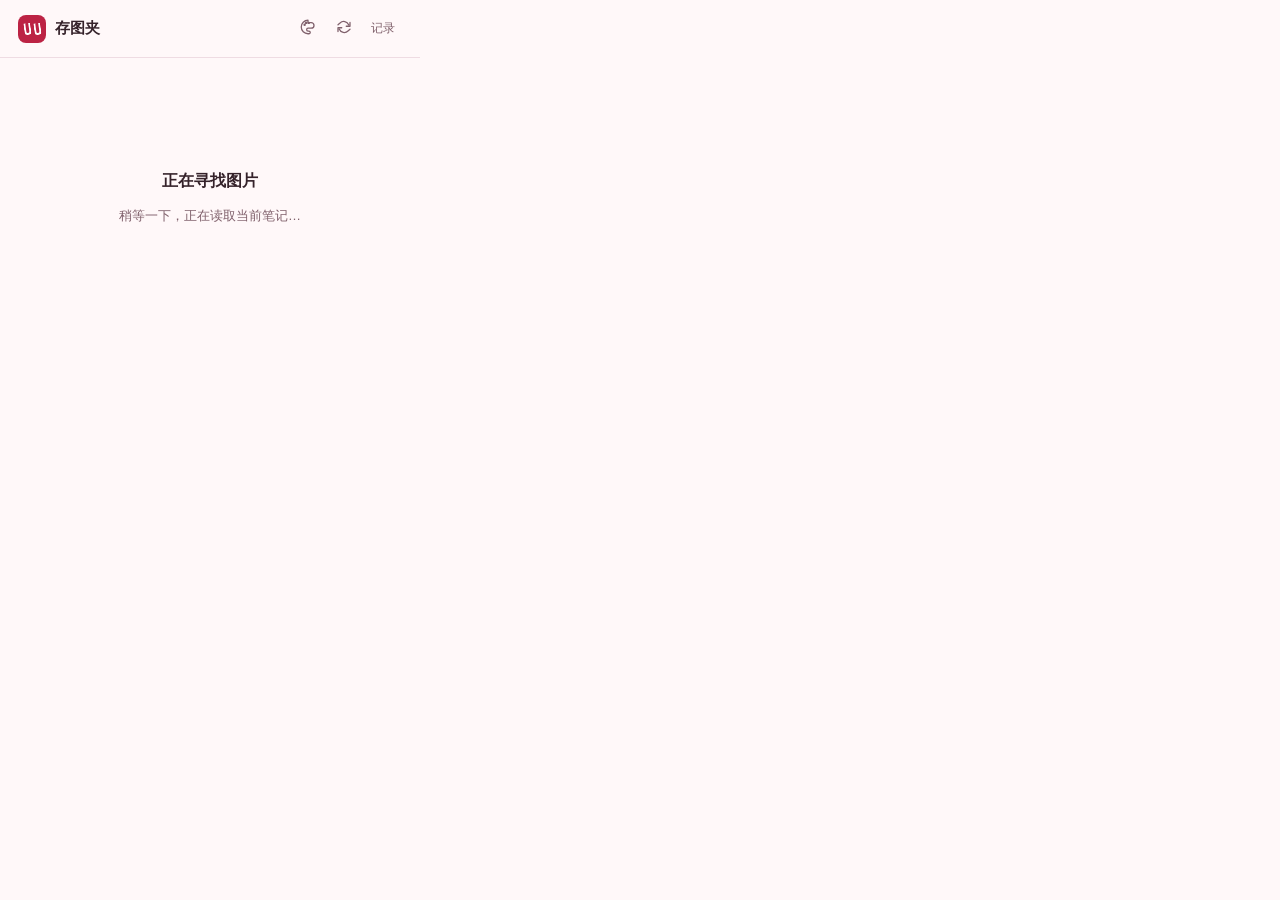
<file: popup.html>
<!doctype html>
<html lang="zh-CN" data-theme="coral">
  <head>
    <meta charset="UTF-8" />
    <meta name="viewport" content="width=device-width, initial-scale=1.0" />
    <title>存图夹</title>
    <link rel="stylesheet" href="popup.css" />
  </head>
  <body>
    <main class="shell">
      <header class="topbar">
        <div class="brand-mark" aria-hidden="true">
          <span></span><span></span>
        </div>
        <div>
          <h1>存图夹</h1>
        </div>
        <div class="topbar-actions">
          <button id="appearanceButton" class="icon-button" type="button" aria-label="选择外观" aria-haspopup="dialog">
            <svg viewBox="0 0 24 24" aria-hidden="true"><path d="M12 3a9 9 0 1 0 0 18h1.2a1.8 1.8 0 0 0 0-3.6h-1.1a1.9 1.9 0 0 1 0-3.8h4.2a3.7 3.7 0 0 0 0-7.4H12Z"/><circle cx="7.5" cy="9" r=".8"/><circle cx="9.5" cy="6.5" r=".8"/><circle cx="13" cy="6.5" r=".8"/></svg>
          </button>
          <button id="refreshButton" class="icon-button" type="button" aria-label="重新读取">
            <svg viewBox="0 0 24 24" aria-hidden="true"><path d="M20 6v5h-5M4 18v-5h5M18.2 9A7 7 0 0 0 6.7 6.7L4 9m16 6-2.7 2.3A7 7 0 0 1 5.8 15"/></svg>
          </button>
          <button id="historyButton" class="quiet-button" type="button">记录</button>
        </div>
      </header>
      <section id="historyPane" class="history-pane hidden"><div class="pane-heading"><h2>保存记录</h2><button id="clearHistoryButton" class="quiet-button">清除</button></div><p class="muted">最近 100 次成功保存，仅保存在此设备</p><div id="historyList" class="history-list"></div></section>
      <div class="content" id="contentPane">
      <section id="loadingState" class="state-card loading-state" aria-live="polite">
        <div class="loader"><i></i><i></i><i></i></div>
        <h2>正在寻找图片</h2>
        <p>稍等一下，正在读取当前笔记…</p>
      </section>

      <section id="emptyState" class="state-card hidden" aria-live="polite">
        <div class="state-illustration">⌁</div>
        <h2 id="emptyTitle">这里还没有图片</h2>
        <p id="emptyMessage">请打开一篇小红书笔记或 X 帖子，再点一次扩展。</p>
        <button id="retryButton" class="secondary-button" type="button">重新读取</button>
      </section>

      <section id="galleryState" class="gallery hidden">
        <div class="note-info">
          <p id="noteTitle" class="note-title">当前笔记</p>
          <p id="duplicateHint" class="duplicate-hint hidden"></p>
          <div class="selection-row">
            <span id="imageCount">找到 0 张图片</span>
            <button id="toggleAllButton" type="button">取消全选</button>
          </div>
        </div>
        <div id="imageGrid" class="image-grid"></div>
      </section>

      </div>
      <footer id="actionBar" class="action-bar hidden">
        <button id="changeTargetButton" class="target-summary"><span id="targetSummary">照片 · 图库</span><span>更改 ›</span></button>
        <p id="resultMessage" class="result-message hidden" role="status" aria-live="polite"></p>
        <button id="detailsButton" class="quiet-button hidden">查看详情</button>
        <progress id="taskProgress" class="hidden" max="100" value="0"></progress>
        <button id="retryFailedButton" class="target-button hidden" type="button">重试失败项</button>
        <button id="stopButton" class="target-button hidden" type="button">停止任务</button>
        <button id="saveButton" class="save-button" type="button">
          <span id="saveButtonLabel">导入照片</span>
          <svg viewBox="0 0 24 24" aria-hidden="true"><path d="M12 3v12m0 0 5-5m-5 5-5-5M5 19h14"/></svg>
        </button>
      </footer>

      <dialog id="targetDialog" class="target-dialog" aria-label="保存位置"><div class="pane-heading"><h2>保存到哪里</h2><button id="closeTargetButton" class="quiet-button" aria-label="关闭保存位置">✕</button></div>
        <div class="destination-settings">
          <div class="destination-tabs"><button id="photosTargetButton" type="button">macOS 照片</button><button id="folderTargetButton" type="button">本地文件夹</button></div><label class="hidden" for="destinationSelect">保存到</label>
          <select id="destinationSelect" class="hidden">
            <option value="photos">macOS“照片”</option>
            <option value="folder">本地文件夹</option>
          </select>
          <div id="albumSettings" class="target-settings">
            <label for="albumSelect">目标相簿</label>
            <select id="albumSelect"><option value="">图库（不指定相簿）</option></select>
            <button id="loadAlbumsButton" class="target-button" type="button">读取相簿</button>
          </div>
          <div id="folderSettings" class="target-settings hidden">
            <button id="chooseFolderButton" class="target-button" type="button">选择文件夹…</button>
            <span id="folderPath" class="folder-path">尚未选择文件夹</span>
          </div>
          <p id="destinationHint" class="destination-hint">原图、GIF、实况 · 可同步 iCloud</p>
        </div>
<button id="confirmTargetButton" class="save-button">使用这个位置</button></dialog>
      <dialog id="themeDialog" class="theme-dialog" aria-labelledby="themeTitle">
        <div class="pane-heading"><h2 id="themeTitle">选择外观</h2></div>
        <p class="theme-lead">切换只改变颜色、字体和材质，不会重置已选图片、保存位置或正在进行的任务。</p>
        <div class="theme-options" role="radiogroup" aria-label="外观主题">
          <button id="themeCoralButton" class="theme-option" data-theme-choice="coral" type="button" role="radio" aria-checked="true">
            <span class="theme-preview" aria-hidden="true"><i></i><i></i><i></i></span>
            <span class="theme-choice-copy"><span class="theme-choice-name">珊瑚随收 <em>默认</em></span><small>暖白底 · 珊瑚红 · 胶囊按钮</small></span>
            <span class="theme-choice-check" aria-hidden="true">✓</span>
          </button>
          <button id="themeNativeButton" class="theme-option" data-theme-choice="native" type="button" role="radio" aria-checked="false">
            <span class="theme-preview" aria-hidden="true"><i></i><i></i><i></i></span>
            <span class="theme-choice-copy"><span class="theme-choice-name">原生轻巧</span><small>浅灰蓝 · 紧凑圆角 · 系统感</small></span>
            <span class="theme-choice-check" aria-hidden="true">✓</span>
          </button>
          <button id="themeDarkroomButton" class="theme-option" data-theme-choice="darkroom" type="button" role="radio" aria-checked="false">
            <span class="theme-preview" aria-hidden="true"><i></i><i></i><i></i></span>
            <span class="theme-choice-copy"><span class="theme-choice-name">暗房精选</span><small>深色背景 · 冷蓝高光 · 方形边角</small></span>
            <span class="theme-choice-check" aria-hidden="true">✓</span>
          </button>
          <button id="themeForestButton" class="theme-option" data-theme-choice="forest" type="button" role="radio" aria-checked="false">
            <span class="theme-preview" aria-hidden="true"><i></i><i></i><i></i></span>
            <span class="theme-choice-copy"><span class="theme-choice-name">林间藏品</span><small>深绿顶栏 · 米白内容 · 衬线标题</small></span>
            <span class="theme-choice-check" aria-hidden="true">✓</span>
          </button>
          <button id="themeStickerButton" class="theme-option" data-theme-choice="sticker" type="button" role="radio" aria-checked="false">
            <span class="theme-preview" aria-hidden="true"><i></i><i></i><i></i></span>
            <span class="theme-choice-copy"><span class="theme-choice-name">轻快贴纸</span><small>黄色顶栏 · 粗黑边 · 硬阴影</small></span>
            <span class="theme-choice-check" aria-hidden="true">✓</span>
          </button>
        </div>
        <button id="closeThemeButton" class="save-button" type="button">完成</button>
      </dialog>
      <dialog id="previewDialog" class="preview-dialog" aria-label="图片静态预览"><div class="pane-heading"><button id="closePreviewButton" class="quiet-button">返回</button><span id="previewLabel"></span></div><img id="previewImage" alt="图片静态预览"><div class="preview-actions"><button id="previousImageButton">上一张</button><button id="previewSelectButton">选择本张</button><button id="nextImageButton">下一张</button></div><p class="muted">查看静态预览</p></dialog>
      <dialog id="detailsDialog" aria-labelledby="detailTitle"><div class="pane-heading"><h2 id="detailTitle">保存详情</h2><button id="closeDetailsButton" class="quiet-button">关闭</button></div><p id="detailText"></p><a id="sourceLink" class="hidden" target="_blank" rel="noopener noreferrer">打开原笔记 ↗</a></dialog>
      <dialog id="clearDialog" aria-label="清除保存记录确认"><h2>清除保存记录？</h2><p class="muted">只清除此设备上的记录，已保存的照片和文件会保留。</p><div class="preview-actions"><button id="cancelClearButton">取消</button><button id="confirmClearButton">清除记录</button></div></dialog>
      <div id="toast" class="toast" role="status" aria-live="polite"></div>
    </main>
    <script src="save-session.js"></script>
    <script src="popup.js"></script>
  </body>
</html>
</file>
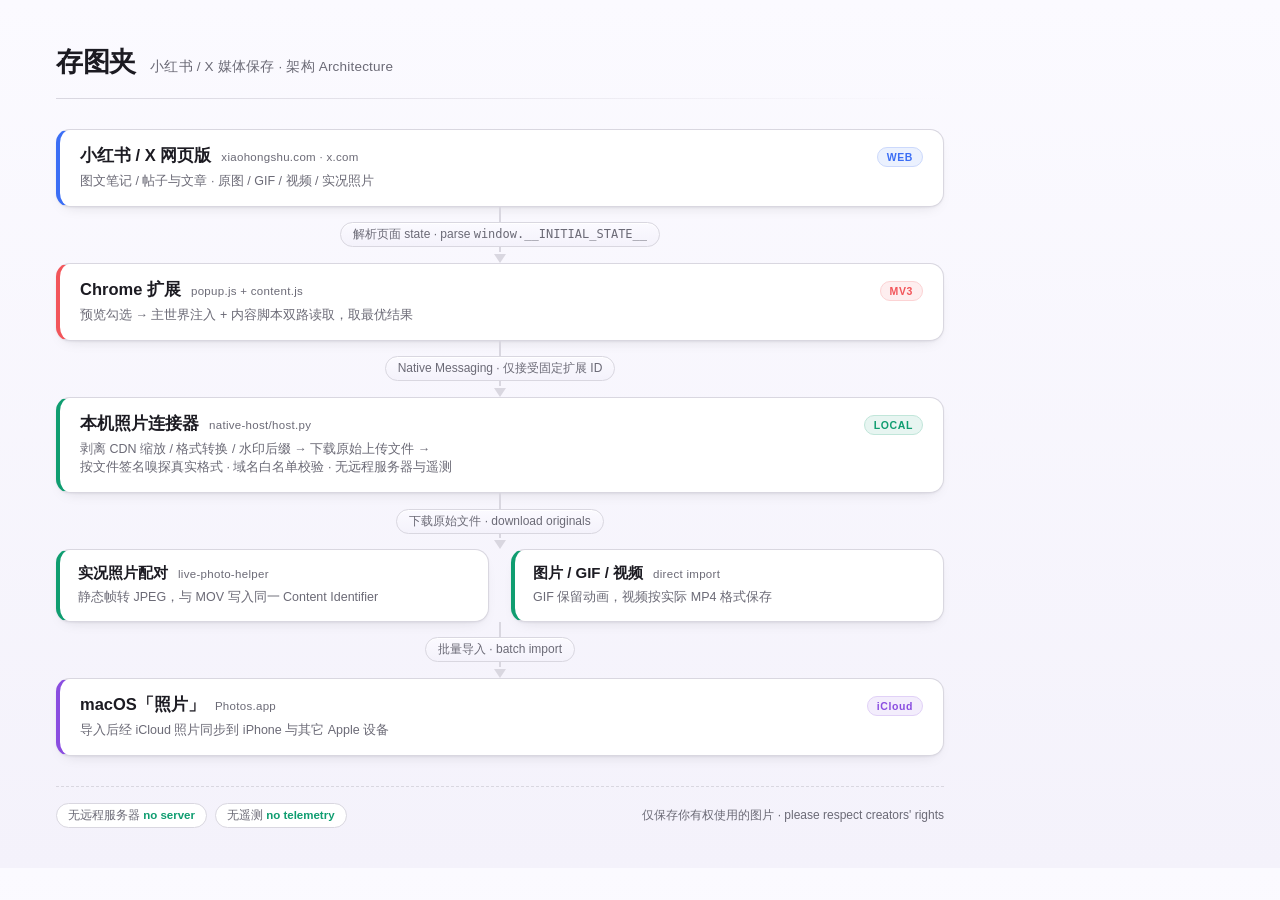
<file: docs/architecture.html>
<!doctype html>
<html lang="zh-CN">
<head>
<meta charset="utf-8">
<style>
  :root{
    --ink:#1c1b22;
    --muted:#6b6a76;
    --line:#d9d7e0;
    --web:#3b6ef5;
    --ext:#f2555a;
    --local:#0f9d70;
    --photos:#8a4de0;
  }
  *{box-sizing:border-box;margin:0;padding:0}
  html,body{
    width:1000px;
    font-family:-apple-system,BlinkMacSystemFont,"PingFang SC","Helvetica Neue","Segoe UI",sans-serif;
    color:var(--ink);
    background:linear-gradient(180deg,#fbfaff 0%,#f4f2fb 100%);
    -webkit-font-smoothing:antialiased;
  }
  .page{padding:44px 56px 40px}

  /* ---------- header ---------- */
  header{display:flex;align-items:baseline;gap:14px;margin-bottom:6px}
  h1{font-size:27px;letter-spacing:-.3px;font-weight:700}
  .sub{font-size:13.5px;color:var(--muted);letter-spacing:.2px}
  .rule{height:1px;background:linear-gradient(90deg,var(--line),transparent);margin:18px 0 30px}

  /* ---------- nodes ---------- */
  .node{
    border-radius:14px;background:#fff;padding:15px 20px;
    border:1px solid var(--line);
    box-shadow:0 1px 2px rgba(28,27,34,.05),0 6px 16px -10px rgba(28,27,34,.22);
    border-left:4px solid var(--c);
    position:relative;
  }
  .node .row{display:flex;align-items:baseline;gap:10px}
  .node .zh{font-size:16.5px;font-weight:650}
  .node .en{font-size:11.5px;color:var(--muted);letter-spacing:.3px}
  .node .tag{
    margin-left:auto;font-size:10.5px;font-weight:600;letter-spacing:.6px;
    color:var(--c);background:color-mix(in srgb,var(--c) 10%,#fff);
    border:1px solid color-mix(in srgb,var(--c) 26%,#fff);
    padding:3px 9px;border-radius:999px;white-space:nowrap;
  }
  .node .note{font-size:12.5px;color:var(--muted);margin-top:5px;line-height:1.5}

  .web{--c:var(--web)}
  .ext{--c:var(--ext)}
  .local{--c:var(--local)}
  .photos{--c:var(--photos)}

  /* ---------- arrows ---------- */
  .arrow{display:flex;justify-content:center;position:relative;height:56px}
  .arrow::before{
    content:"";position:absolute;top:0;bottom:11px;width:2px;
    background:var(--line);
  }
  .arrow::after{
    content:"";position:absolute;bottom:0;
    border-left:6px solid transparent;border-right:6px solid transparent;
    border-top:9px solid var(--line);
  }
  .arrow .label{
    align-self:center;position:relative;z-index:1;
    background:linear-gradient(180deg,#fbfaff 0%,#f4f2fb 100%);
    padding:3px 12px;font-size:12px;color:var(--muted);
    border:1px solid var(--line);border-radius:999px;white-space:nowrap;
    box-shadow:0 1px 0 #fff inset;
  }

  /* ---------- branch ---------- */
  .branch{display:grid;grid-template-columns:1fr 1fr;gap:22px}
  .branch .node{padding:14px 18px}
  .branch .zh{font-size:15px}

  /* ---------- footer ---------- */
  .foot{
    margin-top:30px;padding-top:16px;border-top:1px dashed var(--line);
    display:flex;justify-content:space-between;align-items:center;
    font-size:12px;color:var(--muted);
  }
  .pills{display:flex;gap:8px}
  .pill{
    border:1px solid var(--line);border-radius:999px;padding:4px 11px;
    background:#fff;font-size:11.5px;
  }
  .pill b{color:var(--local);font-weight:650}
</style>
</head>
<body>
<div class="page">

  <header>
    <h1>存图夹</h1>
    <span class="sub">小红书 / X 媒体保存 · 架构 Architecture</span>
  </header>
  <div class="rule"></div>

  <div class="node web">
    <div class="row">
      <span class="zh">小红书 / X 网页版</span>
      <span class="en">xiaohongshu.com · x.com</span>
      <span class="tag">WEB</span>
    </div>
    <div class="note">图文笔记 / 帖子与文章 · 原图 / GIF / 视频 / 实况照片</div>
  </div>

  <div class="arrow"><span class="label">解析页面 state · parse <code>window.__INITIAL_STATE__</code></span></div>

  <div class="node ext">
    <div class="row">
      <span class="zh">Chrome 扩展</span>
      <span class="en">popup.js + content.js</span>
      <span class="tag">MV3</span>
    </div>
    <div class="note">预览勾选 → 主世界注入 + 内容脚本双路读取，取最优结果</div>
  </div>

  <div class="arrow"><span class="label">Native Messaging · 仅接受固定扩展 ID</span></div>

  <div class="node local">
    <div class="row">
      <span class="zh">本机照片连接器</span>
      <span class="en">native-host/host.py</span>
      <span class="tag">LOCAL</span>
    </div>
    <div class="note">
      剥离 CDN 缩放 / 格式转换 / 水印后缀 → 下载原始上传文件 →<br>
      按文件签名嗅探真实格式 · 域名白名单校验 · 无远程服务器与遥测
    </div>
  </div>

  <div class="arrow"><span class="label">下载原始文件 · download originals</span></div>

  <div class="branch">
    <div class="node local">
      <div class="row">
        <span class="zh">实况照片配对</span>
        <span class="en">live-photo-helper</span>
      </div>
      <div class="note">静态帧转 JPEG，与 MOV 写入同一 Content Identifier</div>
    </div>
    <div class="node local">
      <div class="row">
        <span class="zh">图片 / GIF / 视频</span>
        <span class="en">direct import</span>
      </div>
      <div class="note">GIF 保留动画，视频按实际 MP4 格式保存</div>
    </div>
  </div>

  <div class="arrow"><span class="label">批量导入 · batch import</span></div>

  <div class="node photos">
    <div class="row">
      <span class="zh">macOS「照片」</span>
      <span class="en">Photos.app</span>
      <span class="tag">iCloud</span>
    </div>
    <div class="note">导入后经 iCloud 照片同步到 iPhone 与其它 Apple 设备</div>
  </div>

  <div class="foot">
    <div class="pills">
      <span class="pill">无远程服务器 <b>no server</b></span>
      <span class="pill">无遥测 <b>no telemetry</b></span>
    </div>
    <span>仅保存你有权使用的图片 · please respect creators' rights</span>
  </div>

</div>
</body>
</html>
</file>
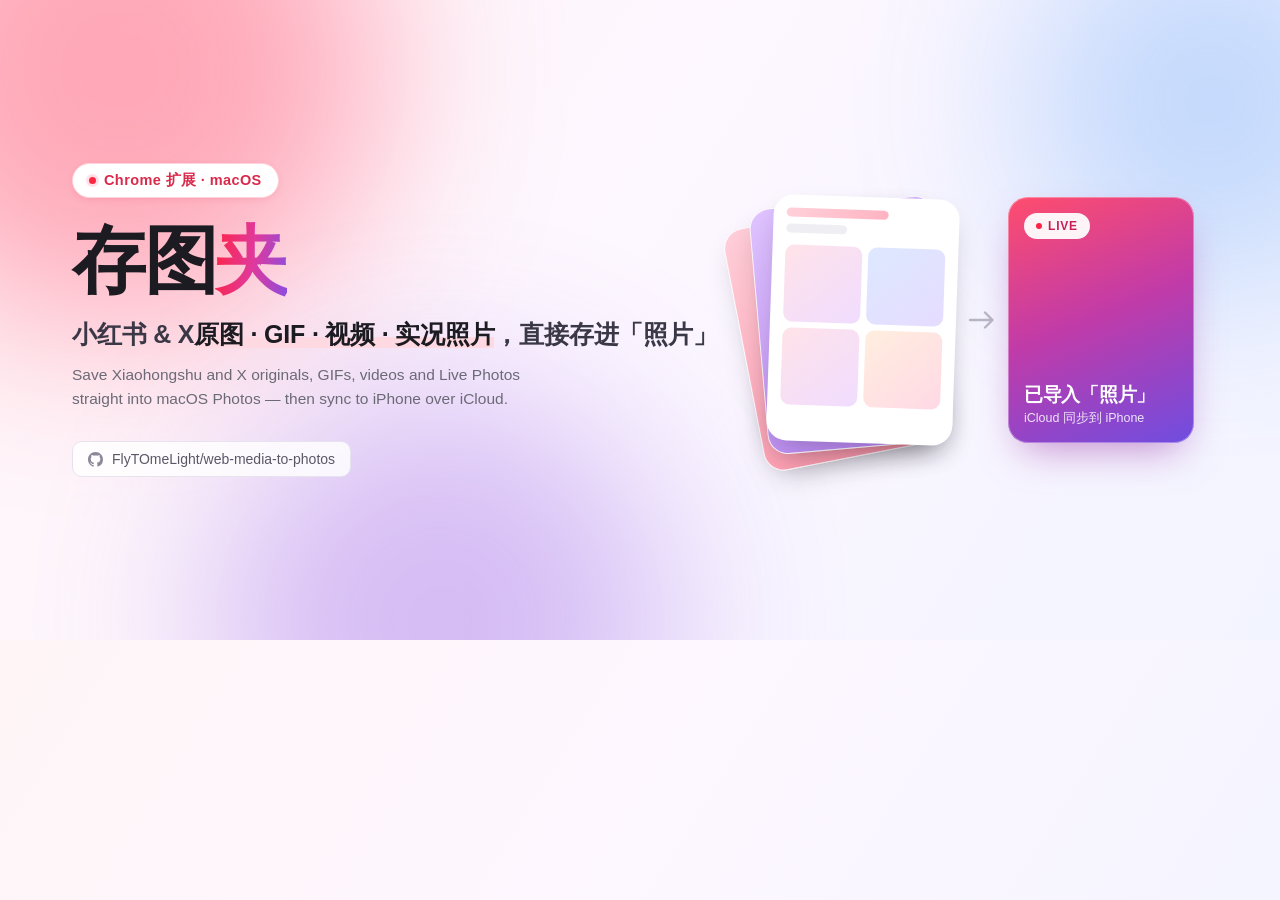
<file: docs/social-preview.html>
<!doctype html>
<html lang="zh-CN">
<head>
<meta charset="utf-8">
<style>
  *{box-sizing:border-box;margin:0;padding:0}
  html,body{
    width:1280px;height:640px;overflow:hidden;
    font-family:-apple-system,BlinkMacSystemFont,"PingFang SC","Helvetica Neue","Segoe UI",sans-serif;
    color:#1c1b22;-webkit-font-smoothing:antialiased;
    background:linear-gradient(122deg,#fff5f7 0%,#fdf7ff 46%,#f2f4ff 100%);
  }
  .stage{position:relative;width:1280px;height:640px;display:flex;align-items:center;padding:0 72px}

  /* soft colour blooms */
  .bloom{position:absolute;border-radius:50%;filter:blur(90px);opacity:.5;pointer-events:none}
  .b1{width:520px;height:520px;background:#ff5c78;top:-190px;left:-140px}
  .b2{width:460px;height:460px;background:#8a4de0;bottom:-210px;left:210px;opacity:.34}
  .b3{width:380px;height:380px;background:#3b8ef5;top:-90px;right:-120px;opacity:.28}

  .left{position:relative;flex:1;padding-right:34px}

  .eyebrow{
    display:inline-flex;align-items:center;gap:8px;
    font-size:14.5px;font-weight:600;letter-spacing:.4px;color:#d92a4c;
    background:#fff;border:1px solid #ffd3dc;border-radius:999px;
    padding:7px 16px;margin-bottom:26px;
    box-shadow:0 2px 10px -4px rgba(217,42,76,.3);
  }
  .dot{width:7px;height:7px;border-radius:50%;background:#ff2442;box-shadow:0 0 0 3px #ffe0e6}

  h1{font-size:74px;font-weight:800;letter-spacing:-2.4px;line-height:1;margin-bottom:20px}
  h1 .accent{
    background:linear-gradient(96deg,#ff2442 0%,#e0399b 52%,#8a4de0 100%);
    -webkit-background-clip:text;background-clip:text;color:transparent;
  }

  .lead{font-size:25px;font-weight:600;color:#3a3846;letter-spacing:-.2px;margin-bottom:12px}
  .lead em{font-style:normal;color:#1c1b22;background:linear-gradient(transparent 62%,#ffd9e1 62%)}

  .en{font-size:15.5px;color:#6b6a76;line-height:1.55;max-width:560px;margin-bottom:30px}

  .url{
    display:inline-flex;align-items:center;gap:9px;
    font-size:14px;color:#5a5867;font-weight:500;
    background:rgba(255,255,255,.82);border:1px solid #e6e3ee;
    border-radius:10px;padding:9px 15px;backdrop-filter:blur(6px);
  }
  .url svg{width:15px;height:15px;fill:#8b8899}

  /* ---------- right visual ---------- */
  .right{position:relative;width:452px;flex:none;display:flex;align-items:center;justify-content:center;gap:0}

  .deck{position:relative;width:186px;height:246px;flex:none}
  .card{
    position:absolute;inset:0;border-radius:20px;border:1px solid rgba(255,255,255,.9);
    box-shadow:0 12px 30px -12px rgba(28,27,34,.34);
  }
  .c1{transform:rotate(-11deg) translate(-30px,10px);background:linear-gradient(150deg,#ffcfd9,#ff8fa6)}
  .c2{transform:rotate(-5deg) translate(-12px,4px);background:linear-gradient(150deg,#e0c4ff,#b27cf0)}
  .c3{
    background:#fff;transform:rotate(2deg);overflow:hidden;
    display:flex;flex-direction:column;
  }
  .c3 .bars{padding:12px 12px 0}
  .c3 .bars i{display:block;height:9px;border-radius:5px;background:#efeef3;margin-bottom:7px}
  .c3 .bars i:first-child{width:64%;background:linear-gradient(90deg,#ffd0d9,#ffb3c2)}
  .c3 .bars i:last-child{width:38%;margin-bottom:0}
  .c3 .grid{display:grid;grid-template-columns:1fr 1fr;gap:6px;padding:12px}
  .c3 .grid span{
    aspect-ratio:1;border-radius:9px;
    background:linear-gradient(140deg,#ffe3e9,#f0dcff);
  }
  .c3 .grid span:nth-child(2){background:linear-gradient(140deg,#dde8ff,#e6dcff)}
  .c3 .grid span:nth-child(4){background:linear-gradient(140deg,#ffeede,#ffd9e6)}

  .arrow{width:52px;flex:none;display:flex;align-items:center;justify-content:center}
  .arrow svg{width:34px;height:34px}
  .arrow path{stroke:#b9b6c6;stroke-width:2.4;fill:none;stroke-linecap:round;stroke-linejoin:round}

  .photo{
    position:relative;width:186px;height:246px;flex:none;border-radius:20px;
    background:linear-gradient(158deg,#ff4d6d 0%,#c13ba8 48%,#6f4de0 100%);
    box-shadow:0 18px 40px -14px rgba(150,40,160,.55);
    display:flex;flex-direction:column;justify-content:space-between;padding:16px;
  }
  .photo .live{
    align-self:flex-start;display:inline-flex;align-items:center;gap:6px;
    background:rgba(255,255,255,.94);color:#c81f56;
    font-size:12px;font-weight:800;letter-spacing:.8px;
    padding:6px 12px;border-radius:999px;
  }
  .photo .live b{width:6px;height:6px;border-radius:50%;background:#ff2442;display:block}
  .photo .meta{color:#fff}
  .photo .meta .t{font-size:19px;font-weight:700;letter-spacing:-.3px}
  .photo .meta .s{font-size:12.5px;opacity:.85;margin-top:4px}
  .photo .ring{
    position:absolute;inset:0;border-radius:20px;
    border:1.5px solid rgba(255,255,255,.34);
  }
</style>
</head>
<body>
<div class="stage">
  <span class="bloom b1"></span><span class="bloom b2"></span><span class="bloom b3"></span>

  <div class="left">
    <span class="eyebrow"><span class="dot"></span>Chrome 扩展 · macOS</span>

    <h1>存图<span class="accent">夹</span></h1>

    <p class="lead">小红书 &amp; X<em>原图 · GIF · 视频 · 实况照片</em>，直接存进「照片」</p>

    <p class="en">Save Xiaohongshu and X originals, GIFs, videos and Live Photos<br>straight into macOS Photos — then sync to iPhone over iCloud.</p>

    <span class="url">
      <svg viewBox="0 0 16 16"><path d="M8 0C3.58 0 0 3.58 0 8c0 3.54 2.29 6.53 5.47 7.59.4.07.55-.17.55-.38 0-.19-.01-.82-.01-1.49-2.01.37-2.53-.49-2.69-.94-.09-.23-.48-.94-.82-1.13-.28-.15-.68-.52-.01-.53.63-.01 1.08.58 1.23.82.72 1.21 1.87.87 2.33.66.07-.52.28-.87.51-1.07-1.78-.2-3.64-.89-3.64-3.95 0-.87.31-1.59.82-2.15-.08-.2-.36-1.02.08-2.12 0 0 .67-.21 2.2.82.64-.18 1.32-.27 2-.27s1.36.09 2 .27c1.53-1.04 2.2-.82 2.2-.82.44 1.1.16 1.92.08 2.12.51.56.82 1.27.82 2.15 0 3.07-1.87 3.75-3.65 3.95.29.25.54.73.54 1.48 0 1.07-.01 1.93-.01 2.2 0 .21.15.46.55.38A8.01 8.01 0 0 0 16 8c0-4.42-3.58-8-8-8Z"/></svg>
      FlyTOmeLight/web-media-to-photos
    </span>
  </div>

  <div class="right">
    <div class="deck">
      <span class="card c1"></span>
      <span class="card c2"></span>
      <span class="card c3">
        <span class="bars"><i></i><i></i></span>
        <span class="grid"><span></span><span></span><span></span><span></span></span>
      </span>
    </div>

    <div class="arrow">
      <svg viewBox="0 0 34 34">
        <path d="M5 17h22M20 9.5l7.5 7.5-7.5 7.5"/>
      </svg>
    </div>

    <div class="photo">
      <span class="ring"></span>
      <span class="live"><b></b>LIVE</span>
      <span class="meta">
        <span class="t">已导入「照片」</span>
        <span class="s">iCloud 同步到 iPhone</span>
      </span>
    </div>
  </div>
</div>
</body>
</html>
</file>
<file: popup.css>
* {
  box-sizing: border-box;
}

:root {
  font-family: -apple-system, BlinkMacSystemFont, "PingFang SC", sans-serif;
  font-size: 13px;
  color-scheme: light;
  color: var(--ink);
  background: var(--surface);
  --surface: #fff8f9;
  --surface-muted: #f8ecef;
  --surface-elevated: #fffdfd;
  --ink: #35222a;
  --muted: #80616c;
  --line: #efdce3;
  --line-strong: #d9bdc7;
  --accent: #bc2344;
  --on-accent: #fff;
  --accent-soft: #fce5eb;
  --accent-ink: #8d1832;
  --header-bg: #fff8f9;
  --header-ink: #35222a;
  --header-muted: #80616c;
  --header-hover: #fce5eb;
  --topbar-border: #efdce3;
  --brand-bg: #bc2344;
  --brand-ink: #fff;
  --button-radius: 8px;
  --primary-radius: 999px;
  --card-radius: 13px;
  --dialog-radius: 18px;
  --button-bg: #fffdfd;
  --button-border: #ead7de;
  --primary-border: #bc2344;
  --primary-shadow: 0 8px 20px #bc234433;
  --image-bg: #f4e6eb;
  --image-border: transparent;
  --image-shadow: none;
  --chip-bg: #fce5eb;
  --badge-bg: #321c24d9;
  --badge-ink: #fff;
  --check-radius: 50%;
  --success: #196a4d;
  --success-soft: #e6f4ee;
  --warning: #8a5a0a;
  --warning-soft: #fff4dd;
  --focus: #9c1f36;
  --dialog-bg: #fff9fa;
  --dialog-border: #efdce3;
  --backdrop: #33192566;
  --shadow: 0 18px 55px #4017252e;
  --toast-bg: #35222a;
  --toast-ink: #fff;
  --toast-border: transparent;
  --topbar-height: 58px;
  --save-height: 43px;
  --title-font: -apple-system, BlinkMacSystemFont, "PingFang SC", sans-serif;
}

html[data-theme="native"] {
  --surface: #fff;
  --surface-muted: #f4f6f9;
  --surface-elevated: #fff;
  --ink: #243047;
  --muted: #646c7a;
  --line: #e5e8ef;
  --line-strong: #ccd3df;
  --accent: #2964d9;
  --on-accent: #fff;
  --accent-soft: #e9f0ff;
  --accent-ink: #1f54bd;
  --header-bg: #f8f9fc;
  --header-ink: #243047;
  --header-muted: #646c7a;
  --header-hover: #e9f0ff;
  --topbar-border: #e5e8ef;
  --brand-bg: #2964d9;
  --brand-ink: #fff;
  --button-radius: 7px;
  --primary-radius: 7px;
  --card-radius: 7px;
  --dialog-radius: 12px;
  --button-bg: #fff;
  --button-border: #dce1e9;
  --primary-border: #2964d9;
  --primary-shadow: 0 1px 2px #1f3a681f;
  --image-bg: #eef1f5;
  --image-border: #e5e8ef;
  --image-shadow: none;
  --chip-bg: #f0f3f8;
  --badge-bg: #1e293bd9;
  --badge-ink: #fff;
  --check-radius: 50%;
  --success: #176444;
  --success-soft: #e8f5ee;
  --warning: #825307;
  --warning-soft: #fff4dc;
  --focus: #1e56bf;
  --dialog-bg: #fff;
  --dialog-border: #e5e8ef;
  --backdrop: #17223566;
  --shadow: 0 15px 44px #15243a29;
  --toast-bg: #243047;
  --toast-ink: #fff;
  --toast-border: transparent;
}

html[data-theme="darkroom"] {
  color-scheme: dark;
  --surface: #25262b;
  --surface-muted: #2f3138;
  --surface-elevated: #2b2d33;
  --ink: #f2f3f7;
  --muted: #b0b4c0;
  --line: #44464f;
  --line-strong: #5b5f6c;
  --accent: #c9d7ff;
  --on-accent: #1c2743;
  --accent-soft: #3a455e;
  --accent-ink: #e1e8ff;
  --header-bg: #2d2e35;
  --header-ink: #f2f3f7;
  --header-muted: #b0b4c0;
  --header-hover: #3a455e;
  --topbar-border: #44464f;
  --brand-bg: #c9d7ff;
  --brand-ink: #1c2743;
  --button-radius: 6px;
  --primary-radius: 6px;
  --card-radius: 6px;
  --dialog-radius: 10px;
  --button-bg: #2f3138;
  --button-border: #51545f;
  --primary-border: #c9d7ff;
  --primary-shadow: 0 2px 0 #090a0e66;
  --image-bg: #1d1e22;
  --image-border: #3d3f48;
  --image-shadow: none;
  --chip-bg: #3a455e;
  --badge-bg: #08090cd9;
  --badge-ink: #fff;
  --check-radius: 3px;
  --success: #8ce0bb;
  --success-soft: #263f38;
  --warning: #ffd48c;
  --warning-soft: #44392a;
  --focus: #e4ebff;
  --dialog-bg: #2a2b31;
  --dialog-border: #4a4c56;
  --backdrop: #05060a99;
  --shadow: 0 22px 70px #0008;
  --toast-bg: #f2f3f7;
  --toast-ink: #202127;
  --toast-border: #fff;
}

html[data-theme="forest"] {
  --surface: #f1f4eb;
  --surface-muted: #e7ecdf;
  --surface-elevated: #fbfaf2;
  --ink: #203d30;
  --muted: #596a58;
  --line: #d6decd;
  --line-strong: #b9c7ac;
  --accent: #173e32;
  --on-accent: #fffdf4;
  --accent-soft: #e2ead8;
  --accent-ink: #173e32;
  --header-bg: #173e32;
  --header-ink: #fffdf4;
  --header-muted: #c9d9c1;
  --header-hover: #285447;
  --topbar-border: #173e32;
  --brand-bg: #e2ead8;
  --brand-ink: #173e32;
  --button-radius: 4px;
  --primary-radius: 4px;
  --card-radius: 4px;
  --button-bg: #fbfaf2;
  --button-border: #c7d2ba;
  --primary-border: #173e32;
  --primary-shadow: 0 4px 0 #173e3226;
  --image-bg: #dfe6d7;
  --image-border: #d0dac6;
  --image-shadow: none;
  --chip-bg: #e2ead8;
  --badge-bg: #10271fd9;
  --badge-ink: #fff;
  --check-radius: 3px;
  --success: #2d6a47;
  --success-soft: #e3efe3;
  --warning: #76530e;
  --warning-soft: #f7ebc9;
  --focus: #173e32;
  --dialog-bg: #f8f7ed;
  --dialog-border: #d5dcc8;
  --backdrop: #0d261d73;
  --shadow: 0 18px 55px #173e3238;
  --toast-bg: #173e32;
  --toast-ink: #fffdf4;
  --toast-border: transparent;
  --title-font: "Iowan Old Style", "Songti SC", STSong, Georgia, serif;
}

html[data-theme="sticker"] {
  --surface: #fffdf3;
  --surface-muted: #f7efd9;
  --surface-elevated: #fffef8;
  --ink: #25231f;
  --muted: #675f51;
  --line: #d5ccb5;
  --line-strong: #25231f;
  --accent: #f5d956;
  --on-accent: #25231f;
  --accent-soft: #f5cadb;
  --accent-ink: #25231f;
  --header-bg: #f5d956;
  --header-ink: #25231f;
  --header-muted: #4e473b;
  --header-hover: #f9e88f;
  --topbar-border: #25231f;
  --brand-bg: #25231f;
  --brand-ink: #fffdf3;
  --button-radius: 5px;
  --primary-radius: 6px;
  --card-radius: 4px;
  --dialog-radius: 10px;
  --button-bg: #fffdf3;
  --button-border: #25231f;
  --primary-border: #25231f;
  --primary-shadow: 3px 3px 0 #25231f;
  --image-bg: #f5cadb;
  --image-border: #25231f;
  --image-shadow: 3px 3px 0 #25231f;
  --chip-bg: #f5cadb;
  --badge-bg: #25231fe6;
  --badge-ink: #fffdf3;
  --check-radius: 4px;
  --success: #226343;
  --success-soft: #e5f4e9;
  --warning: #7a5108;
  --warning-soft: #fff0b8;
  --focus: #8a2146;
  --dialog-bg: #fffdf3;
  --dialog-border: #25231f;
  --backdrop: #2d281d73;
  --shadow: 6px 6px 0 #25231f;
  --toast-bg: #25231f;
  --toast-ink: #fffdf3;
  --toast-border: #f5d956;
}

body {
  width: 420px;
  height: 600px;
  overflow: hidden;
  margin: 0;
  background: var(--surface);
  color: var(--ink);
}

button,
select {
  font: inherit;
  color: inherit;
}

button {
  cursor: pointer;
}

button:disabled {
  cursor: default;
  opacity: .5;
}

button:focus-visible,
select:focus-visible,
a:focus-visible {
  outline: 3px solid var(--focus);
  outline-offset: 2px;
}

h1,
h2,
p {
  margin: 0;
}

h2 {
  font-size: 16px;
}

.hidden {
  display: none !important;
}

.shell {
  height: 100%;
  display: flex;
  flex-direction: column;
  position: relative;
  overflow: hidden;
  background: var(--surface);
}

.topbar {
  height: var(--topbar-height);
  padding: 0 18px;
  display: flex;
  align-items: center;
  gap: 9px;
  border-bottom: 1px solid var(--topbar-border);
  background: var(--header-bg);
  color: var(--header-ink);
  flex-shrink: 0;
}

.topbar-actions {
  display: flex;
  align-items: center;
  gap: 4px;
  margin-left: auto;
}

h1 {
  font-family: var(--title-font);
  font-size: 15px;
  font-weight: 650;
}

.brand-mark {
  width: 28px;
  height: 28px;
  border-radius: 8px;
  background: var(--brand-bg);
  color: var(--brand-ink);
  display: flex;
  align-items: center;
  justify-content: center;
  gap: 3px;
}

.brand-mark span {
  width: 7px;
  height: 12px;
  border: 2px solid currentColor;
  border-top: 0;
  border-radius: 0 0 5px 5px;
  transform: rotate(-8deg);
}

.icon-button {
  width: 32px;
  height: 32px;
  border: 0;
  border-radius: var(--button-radius);
  background: transparent;
  color: var(--header-muted);
}

.icon-button:hover:not(:disabled) {
  background: var(--header-hover);
  color: var(--header-ink);
}

svg {
  width: 18px;
  height: 18px;
  fill: none;
  stroke: currentColor;
  stroke-width: 1.7;
  stroke-linecap: round;
  stroke-linejoin: round;
}

.quiet-button,
.selection-row button {
  border: 0;
  background: transparent;
  font-size: 12px;
  padding: 7px;
  color: var(--muted);
  border-radius: var(--button-radius);
}

.topbar .quiet-button {
  color: var(--header-muted);
}

.topbar .quiet-button:hover:not(:disabled) {
  background: var(--header-hover);
  color: var(--header-ink);
}

.quiet-button:hover:not(:disabled) {
  background: var(--surface-muted);
  color: var(--ink);
}

.content {
  flex: 1;
  min-height: 0;
  overflow: auto;
  padding: 18px;
  scrollbar-width: thin;
  scrollbar-color: var(--line-strong) transparent;
}

.note-title {
  font-family: var(--title-font);
  font-size: 17px;
  line-height: 1.45;
  font-weight: 650;
  display: -webkit-box;
  -webkit-box-orient: vertical;
  -webkit-line-clamp: 2;
  overflow: hidden;
}

.selection-row {
  display: flex;
  justify-content: space-between;
  align-items: center;
  margin: 12px 0 7px;
  font-size: 12px;
}

.selection-row button {
  color: var(--accent-ink);
}

.image-grid {
  display: grid;
  grid-template-columns: repeat(3, 1fr);
  gap: 9px;
}

.image-item {
  position: relative;
  border: 1px solid var(--image-border);
  padding: 0;
  background: var(--image-bg);
  border-radius: var(--card-radius);
  box-shadow: var(--image-shadow);
  overflow: hidden;
  aspect-ratio: 1;
  min-width: 0;
}

.image-item img {
  display: block;
  width: 100%;
  height: 100%;
  object-fit: cover;
}

.image-item:disabled {
  opacity: 1;
}

.image-item[aria-pressed="false"] img {
  opacity: .45;
}

.check {
  position: absolute;
  top: 7px;
  right: 7px;
  width: 21px;
  height: 21px;
  border-radius: var(--check-radius);
  background: var(--accent);
  color: var(--on-accent);
  border: 1px solid #ffffffbb;
  display: grid;
  place-items: center;
}

.image-item[aria-pressed="false"] .check {
  background: #0004;
  color: transparent;
}

.image-number,
.media-badge {
  position: absolute;
  bottom: 7px;
  background: var(--badge-bg);
  color: var(--badge-ink);
  font-size: 10px;
  padding: 3px 5px;
  border-radius: 4px;
}

.image-number {
  left: 7px;
}

.media-badge {
  left: 34px;
}

.zoom {
  position: absolute;
  bottom: 1px;
  right: 1px;
  border: 0;
  background: #0003;
  color: white;
  width: 30px;
  height: 30px;
  border-radius: 7px;
}

.result-marker {
  position: absolute;
  left: 0;
  right: 0;
  bottom: 0;
  padding: 6px;
  background: var(--success-soft);
  color: var(--success);
  font-size: 10px;
  text-align: left;
}

.result-marker.warning {
  background: var(--warning-soft);
  color: var(--warning);
}

.has-result .zoom {
  bottom: 26px;
}

.has-result .image-number,
.has-result .media-badge {
  bottom: 32px;
}

.action-bar {
  flex-shrink: 0;
  padding: 11px 18px 15px;
  border-top: 1px solid var(--line);
  background: var(--surface);
}

.target-summary {
  display: flex;
  justify-content: space-between;
  width: 100%;
  border: 0;
  background: none;
  padding: 3px 0 14px;
  text-align: left;
  font-size: 12px;
}

.target-summary span:last-child {
  color: var(--muted);
  font-size: 11px;
}

.save-button {
  width: 100%;
  height: var(--save-height);
  border: 1px solid var(--primary-border);
  border-radius: var(--primary-radius);
  background: var(--accent);
  color: var(--on-accent);
  font-weight: 600;
  box-shadow: var(--primary-shadow);
  display: flex;
  align-items: center;
  justify-content: center;
  gap: 8px;
}

.save-button:hover:not(:disabled) {
  filter: brightness(.95);
}

.target-button,
.secondary-button,
.preview-actions button {
  border: 1px solid var(--button-border);
  border-radius: var(--button-radius);
  background: var(--button-bg);
  color: var(--ink);
  padding: 9px 12px;
  font-size: 12px;
}

.result-message {
  padding: 10px;
  background: var(--success-soft);
  display: -webkit-box;
  -webkit-box-orient: vertical;
  -webkit-line-clamp: 3;
  overflow: hidden;
  color: var(--success);
  font-size: 12px;
  line-height: 1.6;
  border-radius: var(--button-radius);
}

.result-message.warning {
  background: var(--warning-soft);
  color: var(--warning);
}

progress {
  width: 100%;
  height: 5px;
  accent-color: var(--accent);
  margin: 8px 0;
}

.duplicate-hint {
  color: var(--warning);
  background: var(--warning-soft);
  padding: 7px 9px;
  font-size: 11px;
  line-height: 1.5;
  margin-top: 10px;
  border-radius: var(--button-radius);
}

.state-card {
  padding: 95px 20px;
  text-align: center;
}

.state-card p {
  margin: 12px 0 20px;
  color: var(--muted);
  line-height: 1.8;
}

.state-illustration {
  font-size: 44px;
  color: var(--line-strong);
}

.history-pane {
  flex: 1;
  min-height: 0;
  overflow: auto;
  padding: 16px 18px;
  background: var(--surface);
  scrollbar-width: thin;
  scrollbar-color: var(--line-strong) transparent;
}

.pane-heading {
  display: flex;
  justify-content: space-between;
  align-items: center;
  margin-bottom: 14px;
  gap: 10px;
}

.muted {
  color: var(--muted);
  font-size: 11px;
  line-height: 1.8;
}

.date-label {
  color: var(--muted);
  font-size: 11px;
  margin: 20px 0 3px;
}

.history-row {
  display: flex;
  align-items: center;
  gap: 12px;
  width: 100%;
  background: none;
  border: 0;
  border-bottom: 1px solid var(--line);
  padding: 15px 0;
  text-align: left;
}

.history-thumb {
  width: 53px;
  height: 66px;
  border-radius: var(--card-radius);
  background: var(--surface-muted);
  object-fit: cover;
  display: grid;
  place-items: center;
  flex-shrink: 0;
}

.history-copy {
  flex: 1;
  min-width: 0;
}

.history-copy b {
  font-family: var(--title-font);
  font-size: 13px;
  line-height: 1.6;
  display: -webkit-box;
  -webkit-line-clamp: 2;
  -webkit-box-orient: vertical;
  overflow: hidden;
}

.history-copy small {
  display: block;
  color: var(--muted);
  margin-top: 6px;
  font-size: 11px;
}

.history-copy em {
  display: inline-block;
  font-style: normal;
  background: var(--surface-muted);
  font-size: 10px;
  padding: 3px 5px;
  border-radius: 4px;
  margin-top: 7px;
  max-width: 100%;
  overflow: hidden;
  text-overflow: ellipsis;
  white-space: nowrap;
}

dialog {
  width: calc(100% - 36px);
  max-height: 90%;
  overflow: auto;
  border: 1px solid var(--dialog-border);
  border-radius: var(--dialog-radius);
  padding: 22px;
  color: var(--ink);
  background: var(--dialog-bg);
  box-shadow: var(--shadow);
  scrollbar-width: thin;
  scrollbar-color: var(--line-strong) transparent;
}

dialog::backdrop {
  background: var(--backdrop);
}

.target-dialog {
  width: 100%;
  max-width: 100%;
  margin: auto 0 0;
  border-radius: 16px 16px 0 0;
  padding: 20px;
}

.destination-settings label {
  display: block;
  font-size: 12px;
  margin: 16px 0 8px;
}

select {
  width: 100%;
  height: 42px;
  border: 1px solid var(--button-border);
  border-radius: var(--button-radius);
  background: var(--surface-elevated);
  color: var(--ink);
  padding: 0 10px;
}

.target-settings button {
  margin-top: 9px;
}

.folder-path {
  display: block;
  word-break: break-all;
  font-size: 11px;
  color: var(--muted);
  margin-top: 9px;
}

.destination-hint {
  margin: 12px 0 22px;
  font-size: 11px;
  line-height: 1.6;
  color: var(--muted);
}

.theme-dialog {
  max-height: 90%;
  overflow: auto;
}

.theme-lead {
  color: var(--muted);
  font-size: 11px;
  line-height: 1.7;
  margin: -4px 0 14px;
}

.theme-options {
  display: grid;
  gap: 7px;
}

.theme-option {
  width: 100%;
  display: grid;
  grid-template-columns: 56px minmax(0, 1fr) 22px;
  align-items: center;
  gap: 11px;
  border: 1px solid var(--button-border);
  border-radius: var(--card-radius);
  background: var(--surface-elevated);
  color: var(--ink);
  padding: 8px;
  text-align: left;
}

.theme-option[aria-checked="true"] {
  border-color: var(--accent);
  background: var(--accent-soft);
  box-shadow: inset 0 0 0 1px var(--accent);
}

.theme-preview {
  position: relative;
  display: block;
  width: 56px;
  height: 42px;
  overflow: hidden;
  border: 1px solid var(--line);
  border-radius: calc(var(--card-radius) * .75);
  background: var(--preview-surface, #fff);
}

.theme-preview::before {
  content: "";
  position: absolute;
  inset: 0 0 auto;
  height: 12px;
  background: var(--preview-header, #eee);
}

.theme-preview i {
  position: absolute;
  top: 18px;
  width: 11px;
  height: 17px;
  border-radius: calc(var(--card-radius) * .45);
  background: var(--preview-accent, #555);
}

.theme-preview i:nth-child(1) {
  left: 6px;
}

.theme-preview i:nth-child(2) {
  left: 21px;
  opacity: .75;
}

.theme-preview i:nth-child(3) {
  left: 36px;
  opacity: .45;
}

[data-theme-choice="coral"] .theme-preview {
  --preview-surface: #fff7f9;
  --preview-header: #d8506a;
  --preview-accent: #bc2344;
}

[data-theme-choice="native"] .theme-preview {
  --preview-surface: #fff;
  --preview-header: #f6f8fc;
  --preview-accent: #2964d9;
}

[data-theme-choice="darkroom"] .theme-preview {
  --preview-surface: #25262b;
  --preview-header: #343640;
  --preview-accent: #c9d7ff;
}

[data-theme-choice="forest"] .theme-preview {
  --preview-surface: #f1f4eb;
  --preview-header: #173e32;
  --preview-accent: #173e32;
}

[data-theme-choice="sticker"] .theme-preview {
  --preview-surface: #fffdf3;
  --preview-header: #f5d956;
  --preview-accent: #25231f;
}

.theme-choice-copy {
  min-width: 0;
}

.theme-choice-name {
  display: flex;
  align-items: center;
  gap: 6px;
  font-size: 12px;
  font-weight: 650;
  line-height: 1.5;
}

.theme-choice-name em {
  border-radius: 999px;
  background: var(--accent);
  color: var(--on-accent);
  padding: 1px 5px;
  font-size: 9px;
  font-style: normal;
  font-weight: 600;
}

.theme-choice-copy small {
  display: block;
  margin-top: 3px;
  color: var(--muted);
  font-size: 10px;
  line-height: 1.45;
}

.theme-choice-check {
  width: 21px;
  height: 21px;
  display: grid;
  place-items: center;
  border-radius: 50%;
  background: var(--accent);
  color: var(--on-accent);
  font-size: 11px;
  font-weight: 700;
  opacity: 0;
  transform: scale(.75);
}

.theme-option[aria-checked="true"] .theme-choice-check {
  opacity: 1;
  transform: scale(1);
}

.theme-dialog > .save-button {
  margin-top: 14px;
}

.preview-dialog {
  width: 100%;
  max-width: 100%;
  height: 100%;
  max-height: 100%;
  margin: 0;
  border: 0;
  border-radius: 0;
  background: #15171b;
  color: #f5f7fb;
  display: none;
}

.preview-dialog[open] {
  display: flex;
  flex-direction: column;
}

.preview-dialog img {
  width: 100%;
  flex: 1;
  min-height: 0;
  object-fit: contain;
}

.preview-actions {
  display: flex;
  justify-content: space-between;
  gap: 8px;
  margin: 18px 0 8px;
}

.preview-dialog .quiet-button,
.preview-dialog .muted {
  color: #b8beca;
}

.preview-dialog .quiet-button:hover:not(:disabled) {
  background: #2c3039;
  color: #fff;
}

.preview-dialog .preview-actions button {
  border-color: #454b58;
  background: #23262d;
  color: #f5f7fb;
}

#detailText {
  white-space: pre-line;
  line-height: 1.8;
  font-size: 12px;
  margin-bottom: 15px;
  overflow-wrap: anywhere;
}

#sourceLink {
  color: var(--accent-ink);
}

.toast {
  position: absolute;
  bottom: 130px;
  left: 18px;
  right: 18px;
  background: var(--toast-bg);
  color: var(--toast-ink);
  border: 1px solid var(--toast-border);
  padding: 12px;
  border-radius: var(--button-radius);
  box-shadow: var(--shadow);
  line-height: 1.6;
  font-size: 12px;
  opacity: 0;
  pointer-events: none;
}

.toast.show {
  opacity: 1;
}

.pick {
  position: absolute;
  inset: 0;
  width: 100%;
  height: 100%;
  padding: 0;
  border: 0;
  background: transparent;
}

.pick:disabled {
  opacity: 1;
}

.destination-tabs {
  display: flex;
  gap: 4px;
  background: var(--surface-muted);
  padding: 4px;
  border-radius: var(--button-radius);
}

.destination-tabs button {
  flex: 1;
  border: 0;
  border-radius: calc(var(--button-radius) * .8);
  background: none;
  padding: 11px 6px;
  font-size: 12px;
  color: var(--muted);
}

.destination-tabs button[aria-pressed="true"] {
  background: var(--surface-elevated);
  color: var(--ink);
  font-weight: 600;
  box-shadow: 0 1px 5px #192d4510;
}

#targetSummary {
  overflow: hidden;
  text-overflow: ellipsis;
  white-space: nowrap;
  min-width: 0;
}

html[data-theme="forest"] h1,
html[data-theme="forest"] h2,
html[data-theme="forest"] .note-title {
  font-family: var(--title-font);
  letter-spacing: .01em;
}

html[data-theme="sticker"] .topbar,
html[data-theme="sticker"] .target-dialog {
  border-width: 2px;
}

html[data-theme="sticker"] .image-item {
  border-width: 2px;
}

html[data-theme="sticker"] .image-item[aria-pressed="false"] {
  box-shadow: 1px 1px 0 #25231f;
}

html[data-theme="sticker"] .save-button {
  border-width: 2px;
  font-weight: 750;
}

html[data-theme="sticker"] .target-button,
html[data-theme="sticker"] .secondary-button,
html[data-theme="sticker"] .preview-actions button,
html[data-theme="sticker"] select {
  border-width: 2px;
}

@media (prefers-reduced-motion: no-preference) {
  body,
  .shell,
  .topbar,
  .content,
  .action-bar,
  .history-pane,
  dialog,
  .save-button,
  .theme-option {
    transition: background-color 140ms ease, border-color 140ms ease, color 140ms ease, box-shadow 140ms ease;
  }
}
</file>
